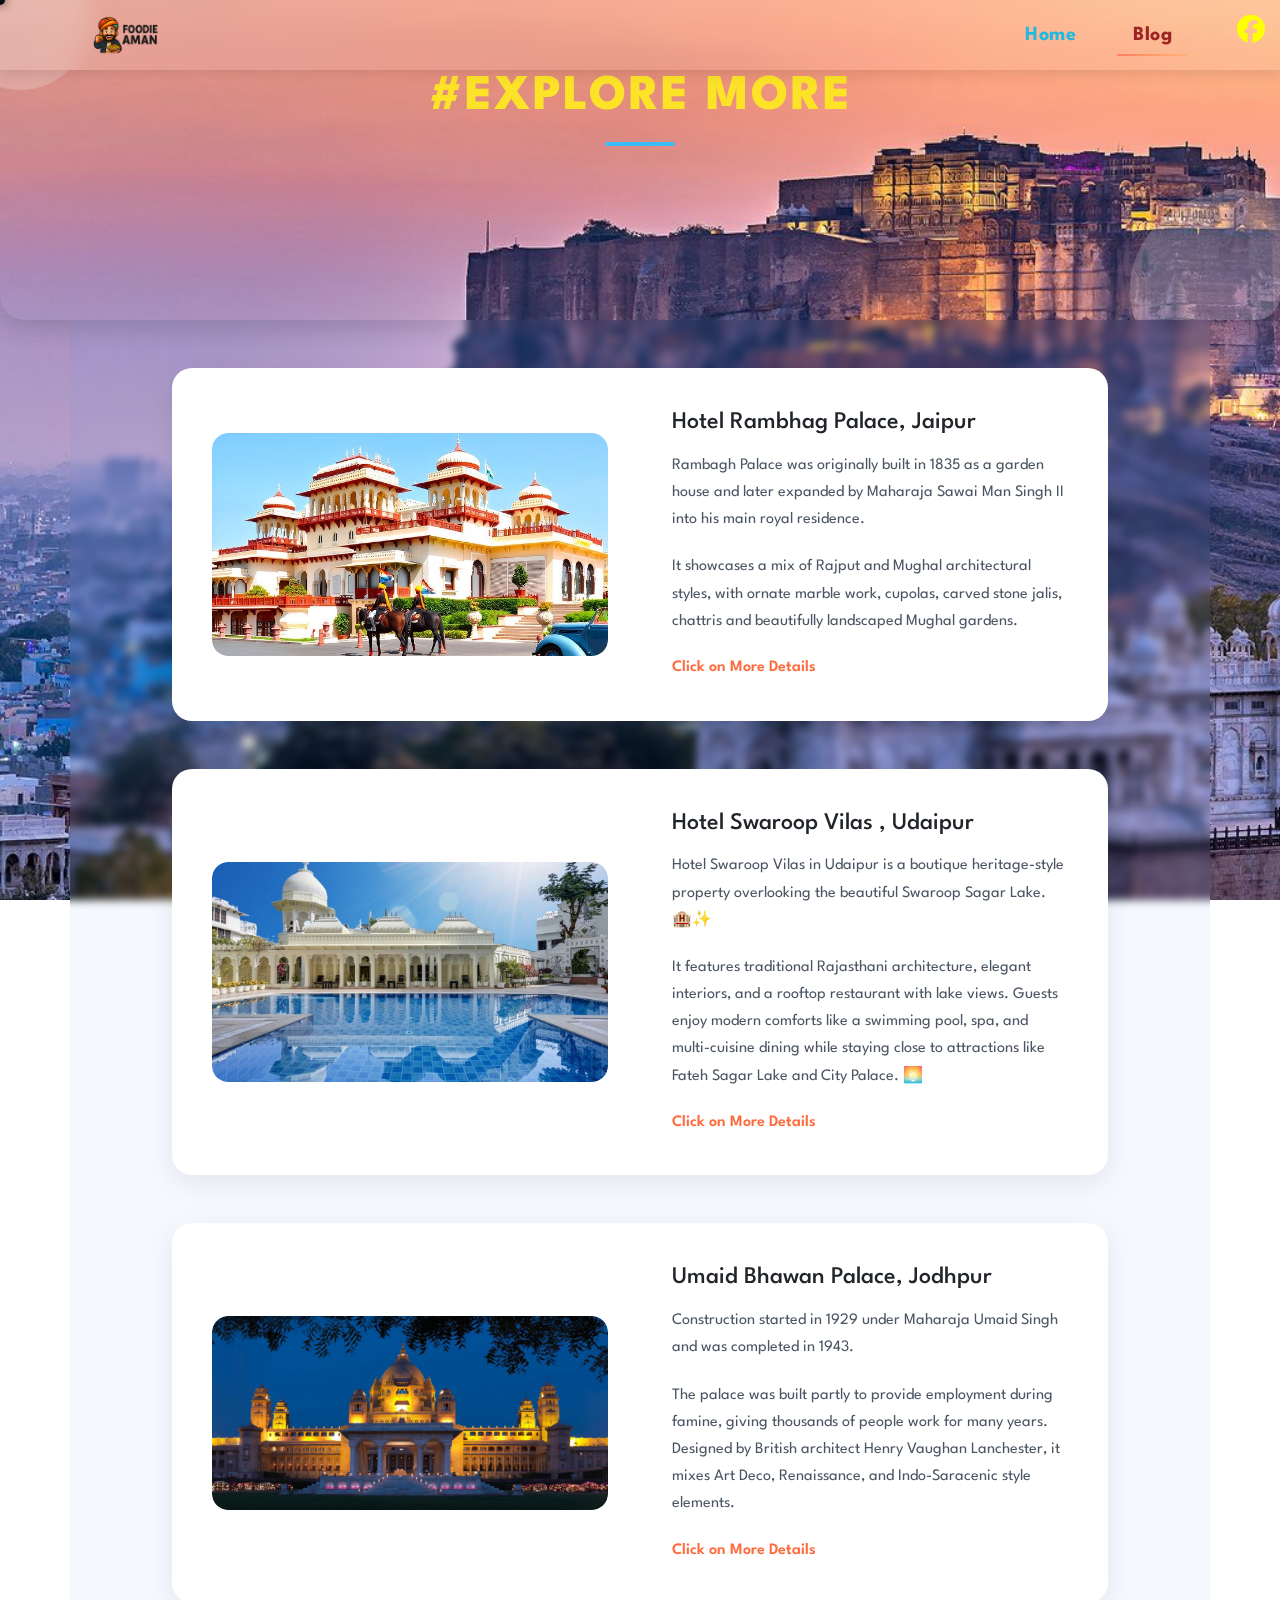
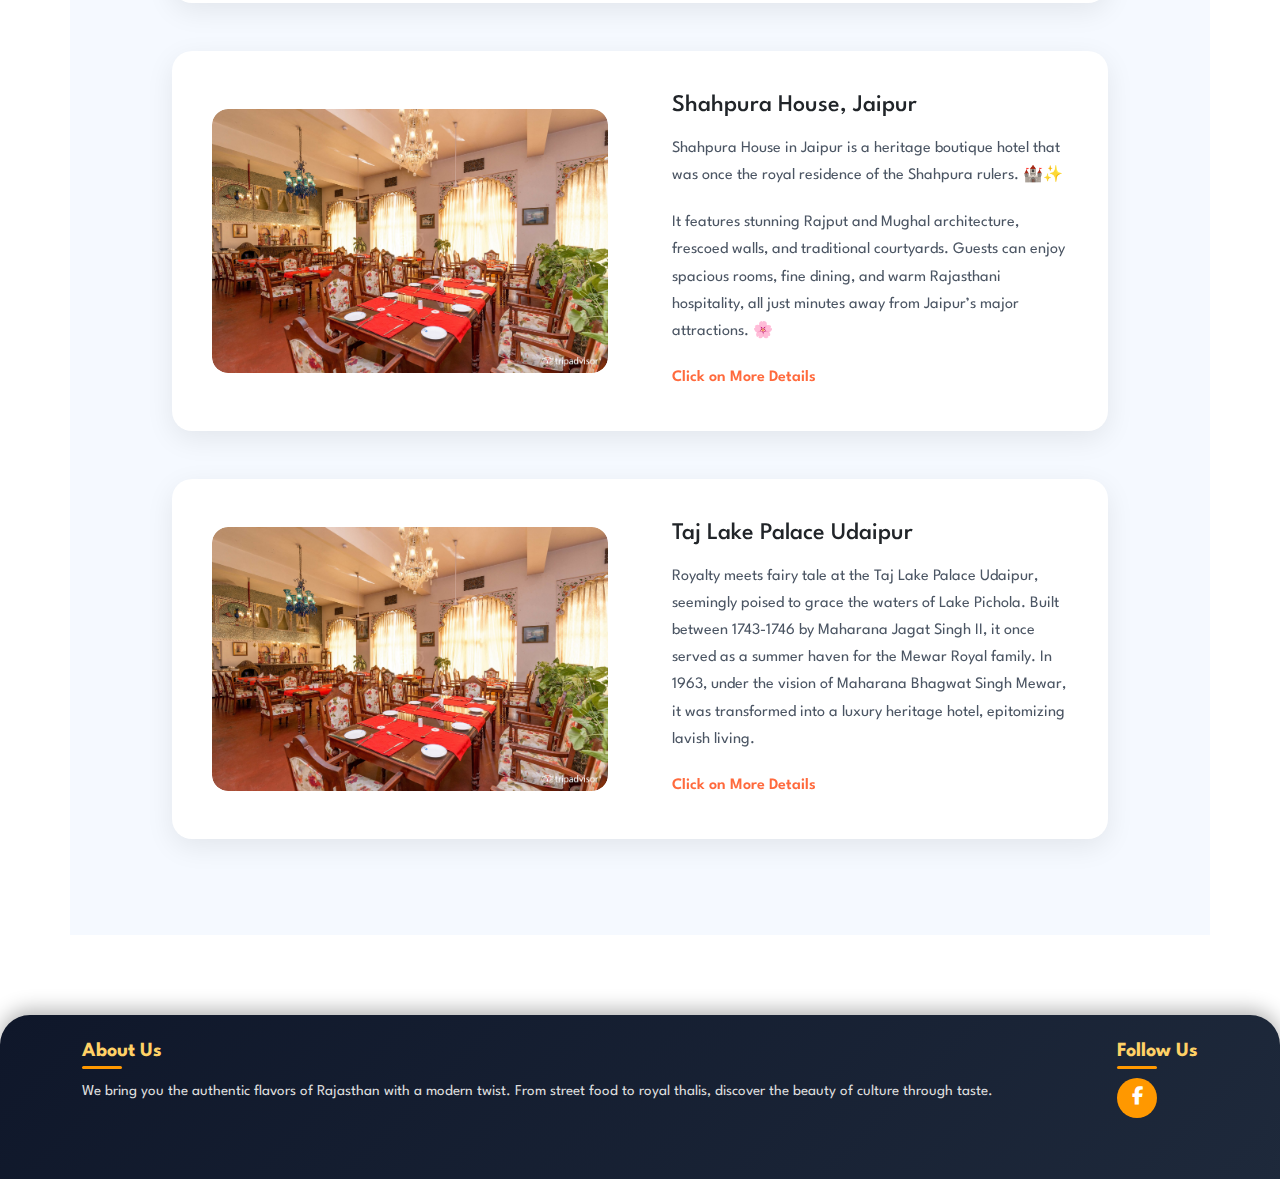
<file: blog.html>
<!DOCTYPE html>
<html lang="en">

<head>
  <meta charset="UTF-8">
  <meta http-equiv="X-UA-Compatib1e" content="IE=edge">
  <meta name="viewport" content="width=device-width, initial-scale=1.0">
  <title>Foodie Aman</title>

  <!-- Bootstrap + FontAwesome -->
  <link href="https://cdn.jsdelivr.net/npm/bootstrap@5.3.2/dist/css/bootstrap.min.css" rel="stylesheet">
  <link href="https://cdnjs.cloudflare.com/ajax/libs/font-awesome/6.4.0/css/all.min.css" rel="stylesheet">
  <link rel="stylesheet" href="style.css">
 <script async src="https://pagead2.googlesyndication.com/pagead/js/adsbygoogle.js?client=ca-pub-1243151526879078"
     crossorigin="anonymous"></script>

  <style>
    /* Cursor Dot */
    .cursor-dot {
      width: 10px;
      height: 10px;
      background: #050d0f;
      border-radius: 50%;
      position: absolute;
      pointer-events: none;
      transform: translate(-50%, -50%);
      box-shadow: 0 0 10px rgba(7, 12, 13, 0.8);
      z-index: 9999;
    }
  </style>
</head>

<body>
  <!-- Header -->
  <section class="header">
    <div class="container d-flex justify-content-between align-items-center">
      <!-- Left: Logo -->
      <a href="#" class="logo">
        <img src="img/newlogo.png" class="logo1" alt="Logo" />
      </a>

      <!-- Center: Navbar -->
      <ul class="navbar d-flex list-unstyled mb-0">
        <li><a href="index.html">Home</a></li>
        <li><a class="active" href="blog.html">Blog</a></li>
      </ul>

      <!-- Right: Facebook -->
      <a href="https://www.facebook.com/Aman.aman.khan111" class="social-link" target="_blank">
        <i class="fab fa-facebook"></i>
      </a>
    </div>
  </section>

  <!-- Hero -->
  <section id="page-header" class="blog-header text-center py-5">
    <h2 class="title">#EXPLORE MORE</h2>
    <p class="desc">
      Dive into our flavorful journey — explore unique case studies about restaurants,
      food trends, and delicious experiences that bring people together.
      Perfect for every foodie who loves to discover new tastes and dining stories.
    </p>
  </section>

  <!-- Blog Section -->
  <section id="blog" class="container py-5">
    <div class="blog-box d-flex mb-5">
      <div class="blog-img me-4">
        <img src="img/hotel1.jpg" alt="">
      </div>
      <div class="blog-details">
        <h4>Hotel Rambhag Palace, Jaipur</h4>
        <p>Rambagh Palace was originally built in 1835 as a garden house and later expanded by Maharaja Sawai
          Man Singh II into his main royal residence.</p>
        <p>It showcases a mix of Rajput and Mughal architectural styles, with ornate marble work, cupolas,
          carved stone jalis, chattris and beautifully landscaped Mughal gardens.</p>
        <a href="https://surli.cc/plfbnp">Click on More Details</a>
      </div>
    </div>

    <div class="blog-box d-flex mb-5">
      <div class="blog-img me-4">
        <img src="img/hotel22.jpg" alt="">
      </div>
      <div class="blog-details">
        <h4>Hotel Swaroop Vilas , Udaipur</h4>
        <p>Hotel Swaroop Vilas in Udaipur is a boutique heritage-style property overlooking the beautiful
          Swaroop Sagar Lake. 🏨✨</p>
        <p>It features traditional Rajasthani architecture, elegant interiors, and a rooftop restaurant with lake
          views. Guests enjoy modern comforts like a swimming pool, spa, and multi-cuisine dining while
          staying close to attractions like Fateh Sagar Lake and City Palace. 🌅</p>
        <a href="https://swaroopvilas.com/">Click on More Details</a>
      </div>
    </div>

    <div class="blog-box d-flex mb-5">
      <div class="blog-img me-4">
        <img src="img/hotel3.jpg" alt="">
      </div>
      <div class="blog-details">
        <h4>Umaid Bhawan Palace, Jodhpur</h4>
        <p>Construction started in 1929 under Maharaja Umaid Singh and was completed in 1943.</p>
        <p>The palace was built partly to provide employment during famine, giving thousands of people work for
          many years. Designed by British architect Henry Vaughan Lanchester, it mixes Art Deco, Renaissance, and
          Indo-Saracenic style elements.</p>
        <a href="https://www.tajhotels.com/en-in/hotels/umaid-bhawan-palace-jodhpur">Click on More Details</a>
      </div>
    </div>

    <div class="blog-box d-flex mb-5">
      <div class="blog-img me-4">
        <img src="img/hotel5.jpg" alt="">
      </div>
      <div class="blog-details">
        <h4>Shahpura House, Jaipur</h4>
        <p>Shahpura House in Jaipur is a heritage boutique hotel that was once the royal residence of the
          Shahpura rulers. 🏰✨</p>
        <p>It features stunning Rajput and Mughal architecture, frescoed walls, and traditional courtyards.
          Guests can enjoy spacious rooms, fine dining, and warm Rajasthani hospitality, all just minutes away
          from Jaipur’s major attractions. 🌸</p>
        <a href="https://shahpura.com/hotel/shahpura-house/">Click on More Details</a>
      </div>
    </div>

    <div class="blog-box d-flex mb-5">
      <div class="blog-img me-4">
        <img src="img/hotel5.jpg" alt="">
      </div>
      <div class="blog-details">
        <h4>Taj Lake Palace Udaipur</h4>
        <p>Royalty meets fairy tale at the Taj Lake Palace Udaipur, seemingly poised to grace the waters of Lake
          Pichola. Built between 1743-1746 by Maharana Jagat Singh II, it once served as a summer haven for the
          Mewar Royal family. In 1963, under the vision of Maharana Bhagwat Singh Mewar, it was transformed into
          a luxury heritage hotel, epitomizing lavish living.</p>
        <a href="https://www.tajhotels.com/en-in/hotels/taj-lake-palace-udaipur">Click on More Details</a>
      </div>
    </div>
  </section>

  <!-- Footer -->
  <footer class="footer bg-dark text-white py-4">
    <div class="footer-container container d-flex justify-content-between">
      <div class="footer-col">
        <h3>About Us</h3>
        <p>We bring you the authentic flavors of Rajasthan with a modern twist. From street food to royal
          thalis, discover the beauty of culture through taste.</p>
      </div>
  <div class="footer-col">
<!--         <h3>Quick Links</h3> -->
<!--         <ul class="list-unstyled">
          <li><a href="#" class="text-white">Home</a></li>
          <li><a href="#" class="text-white">Street Food</a></li>
          <li><a href="#" class="text-white">Royal Thalis</a></li>
          <li><a href="#" class="text-white">Culture</a></li>
          <li><a href="#" class="text-white">Contact</a></li>
        </ul> -->
      </div> 
      <div class="footer-col">
        <h3>Follow Us</h3>
        <div class="social-links">
          <a href="https://www.facebook.com/Aman.aman.khan111" class="text-white me-3"><i class="fab fa-facebook-f"></i></a>
<!--           <a href="#" class="text-white me-3"><i class="fab fa-instagram"></i></a>
          <a href="#" class="text-white me-3"><i class="fab fa-twitter"></i></a>
          <a href="#" class="text-white"><i class="fab fa-youtube"></i></a> -->
        </div>
      </div>
    </div>
  </footer>

  <!-- Cursor Dot -->
  <div class="cursor-dot"></div>

  <!-- JS -->
  <script>
    const cursorDot = document.querySelector(".cursor-dot");
    let mouseX = 0, mouseY = 0;
    let dotX = 0, dotY = 0;

    document.addEventListener("mousemove", (e) => {
      mouseX = e.pageX;
      mouseY = e.pageY;
    });

    function animate() {
      dotX += (mouseX - dotX) * 0.15;
      dotY += (mouseY - dotY) * 0.15;
      cursorDot.style.left = dotX + "px";
      cursorDot.style.top = dotY + "px";
      requestAnimationFrame(animate);
    }
    animate();
  </script>

</body>
</html>
</file>
<file: style.css>
@import url('https://fonts.googleapis.com/css2?family=League+Spartan:wght@100;200;500;600;700;800;900&display=swap');

* {
    margin: 0;
    padding: 0;
    box-sizing: border-box;
    font-family: 'League Spartan', sans-serif;
    scroll-behavior: smooth;

}
html, body {
  font-family: 'League Spartan', sans-serif;
  scroll-behavior: smooth;
  -webkit-font-smoothing: antialiased; /* smoother text on webkit */
  -moz-osx-font-smoothing: grayscale; /* smoother text on firefox/mac */
  overflow-x: hidden; /* prevent horizontal scrollbars */
   /* professional text color */
  line-height: 1.6;
}
html {
  scroll-padding-top: 80px; /* adjust if you have sticky header */
}
/* 🌆 Global Background Image */
body {
    background: url("img/mainbanner.jpeg") no-repeat center center fixed;
    background-size: cover;
    margin: 0;
    padding: 0;
    width: 100%;
}

.header {
    background: #fff;
    padding: 12px 40px;
    box-shadow: 0 4px 12px rgba(0, 0, 0, 0.05);
    position: sticky;
    top: 0;
    z-index: 1000;
}

.header .container {
    display: flex;
    align-items: center;
    justify-content: space-between;
}

/* Logo */
.logo1 {
    height: 50px;
    width: auto;
}

/* Navbar */
.navbar {
    list-style: none;
    display: flex;
    gap: 40px;
    margin: 0;
    padding: 0;
}

.navbar li {
    display: inline-block;
}

.navbar a {
    text-decoration: none;
    color: #333;
    font-weight: 600;
    font-size: 17px;
    letter-spacing: 0.5px;
    transition: all 0.3s;
    position: relative;
}

/* Hover underline effect */
.navbar a::after {
    content: "";
    position: absolute;
    width: 0;
    height: 2px;
    left: 0;
    bottom: -5px;
    background: #e60000;
    transition: width 0.3s ease;
}

.navbar a:hover::after,
.navbar a.active::after {
    width: 100%;
}

.navbar a:hover {
    color: #e60000;
}

/* Facebook Icon */
.social-link {
    position: absolute;
    right: 0;
    /* sticks to top-right */
    top: 0;
    font-size: 28px;
    color: yellow;
    padding: 10px 15px;
    transition: all 0.3s ease;
}

.social-link:hover {
    color: #e60000;
    transform: scale(1.2);
}

/* Responsive */
@media (max-width: 768px) {
    .navbar {
        gap: 20px;
    }

    .social-link {
        font-size: 20px;
    }
}

h6 {
    font-weight: 700;
    font-size: 12px;
}

p {
    font-size: 16px;
    color: #465b52;
    margin: 15px 0 20px 0;

}

.section-p1 {
    padding: 40px 88px;
}

.section-m1 {
    margin: 40px 0;

}




button.white {
    font-size: 13px;
    font-weight: 600;
    padding: 11px 18px;
    color: #1f1616;
    background-color: transparent;
    cursor: pointer;
    border: 1px solid #0e0d0d;
    outline: none;
    outline: none;
    transition: 0.2s;



}




/*Header Start*/

/* 🌟 Navbar */
/* 🌟 Navbar Container */
.header {
    display: flex;
    align-items: center;
    justify-content: space-between;
    padding: 10px 80px;
    position: fixed;
    /* sticks on scroll */
    top: 0;
    left: 0;
    width: 100%;
    z-index: 999;
    background: rgba(255, 255, 255, 0.1);
    /* transparent glass */
    backdrop-filter: blur(12px);
    /* frosted glass */
    box-shadow: 0 4px 12px rgba(0, 0, 0, 0.1);
    transition: all 0.4s ease;
}

/* Logo Styling */
.header .logo1 img {
    height: 10px;
    width: 10px;
    object-fit: contain;
    cursor: pointer;
    transition: transform 0.3s ease;
}

.header .logo1 img:hover {
    transform: scale(1.1);
    /* zoom effect */
}

/* Navbar Links */
.navbar {
    display: flex;
    align-items: center;
    gap: 25px;
    list-style: none;
}

.navbar li a {
  text-decoration: none;
  font-size: 20px;
  font-weight: 700;
  color: #20bae0;
  padding: 8px 16px;
  position: relative;
  transition: color 0.3s ease, transform 0.3s ease;
}

/* Hover + Active Effects */
.navbar li a:hover,
.navbar li a.active {
  color: #9d2424;
  transform: translateY(-2px);
}

.navbar li a::after {
    content: "";
    position: absolute;
    left: 0;
    bottom: -4px;
    width: 0;
    height: 2px;
    background: linear-gradient(90deg, #ff7e5f, #feb47b);
    transition: width 0.3s ease;
    border-radius: 2px;
}

.navbar li a:hover::after,
.navbar li a.active::after {
    width: 100%;
}

/* Sticky Navbar Background on Scroll */
.header.scrolled {
    background: rgba(15, 23, 42, 0.85);
    /* dark glass on scroll */
    padding: 14px 60px;
    box-shadow: 0 4px 20px rgba(0, 0, 0, 0.2);
}

/* Mobile Menu */
#mobile {
    display: none;
    align-items: center;
    cursor: pointer;
}

#mobile i {
    font-size: 26px;
    color: #fff;
}



/* Logo Styling */



/* Responsive */
@media (max-width: 900px) {
    #navbar {
        position: fixed;
        top: 0;
        right: -100%;
        height: 100vh;
        width: 280px;
        background: rgba(15, 23, 42, 0.95);
        backdrop-filter: blur(10px);
        flex-direction: column;
        align-items: center;
        justify-content: center;
        gap: 30px;
        transition: right 0.4s ease;
        box-shadow: -2px 0 20px rgba(0, 0, 0, 0.3);
    }

    #navbar.active {
        right: 0;
    }

    #navbar li a {
        font-size: 18px;
    }

    #mobile {
        display: flex;
    }

    #close {
        display: block;
    }
}



/* Home page */
/* Hero Section Styling */
#hero {
    position: relative;
    min-height: 100vh;
    display: flex;
    flex-direction: column;
    justify-content: center;
    align-items: center;
    text-align: center;
    padding: 60px 20px;
    color: #fff;
    /* background: url("img/hero3.jpg") no-repeat center center/cover; */
    overflow: hidden;
}

/* Dark overlay for readability */
#hero::before {
    content: "";
    position: absolute;
    inset: 0;
    background: rgba(0, 0, 0, 0.55);
    z-index: 1;
}

/* Content above overlay */
#hero * {
    position: relative;
    z-index: 2;
}

/* Headings & Text */
.hs {
    font-size: 80px;
    font-weight: 500;
    font-weight: 600;
    letter-spacing: 2px;
    text-transform: uppercase;
    color: #ffb347;
    margin-bottom: 10px;
    animation: fadeInDown 1s ease-in-out;
}

.hc {
    font-size: 60px;
    font-weight: 600;
    margin: 10px 0;
    color: #f9f9f9;
    animation: fadeInUp 1.2s ease-in-out;
}

.hh {
    font-size: 40px;
    font-weight: 800;
    background: linear-gradient(45deg, #b2acac, #dd870e);
    -webkit-background-clip: text;
    -webkit-text-fill-color: transparent;
    margin: 15px 0;
    animation: fadeInUp 1.5s ease-in-out;
}

.hp {
    font-size: 25px;
    font-weight: 400;
    max-width: 600px;
    margin: 20px auto;
    color: #e6e6e6;
    animation: fadeIn 2s ease-in-out;
}

/* Button */
#hero button {
    padding: 30px 30px;
    background: linear-gradient(45deg, #ff4c29, #ffb347);
    border: none;
    border-radius: 50px;
    font-size: 25px;
    font-weight: 600;
    color: #fff;
    cursor: pointer;
    box-shadow: 0 6px 20px rgba(255, 76, 41, 0.4);
    transition: all 0.3s ease;
    animation: fadeInUp 2.2s ease-in-out;
}

#hero button:hover {
    transform: translateY(-3px) scale(1.05);
    box-shadow: 0 8px 25px rgba(255, 76, 41, 0.6);
}

/* Animations */
@keyframes fadeIn {
    from {
        opacity: 0;
    }

    to {
        opacity: 1;
    }
}

@keyframes fadeInUp {
    from {
        opacity: 0;
        transform: translateY(30px);
    }

    to {
        opacity: 1;
        transform: translateY(0);
    }
}

@keyframes fadeInDown {
    from {
        opacity: 0;
        transform: translateY(-30px);
    }

    to {
        opacity: 1;
        transform: translateY(0);
    }
}

/* Responsive */
@media (max-width: 768px) {
    .hc {
        font-size: 1.8rem;
    }

    .hh {
        font-size: 2.4rem;
    }

    .hp {
        font-size: 1rem;
    }

    #hero button {
        font-size: 14px;
        padding: 12px 25px;
    }
}

.stats-section {
    text-align: center;
    padding: 80px 20px;
    position: relative;
    text-align: center;
    padding: 80px 20px;
    overflow: hidden; /* ensures blur background stays inside */
    z-index: 1;
}
.stats-section::before {
   content: "";
    position: absolute;
    top: 0; left: 0; right: 0; bottom: 0;
    /* background: url('img/main6.jpg') no-repeat center center/cover; */
    filter: blur(6px);
    transform: scale(1.1); /* prevent edges from showing */
    z-index: -1;
  }

  .stats-section::after {
      content: "";
    position: absolute;
    top: 0; left: 0; right: 0; bottom: 0;
    background: rgba(255, 255, 255, 0.6); 
    z-index: -1;
  }

.stats-section h2 {
    color: #111;
    font-weight: 800;
    margin-bottom: 48px;
    font-size: 40px;
    position: relative;
    z-index: 2; /* keep content above */
}

.stat-box {
    position: relative;
    width: 200px;
    height: 200px;
    margin: auto;
    border-radius: 50%;
    display: flex;
    align-items: center;
    justify-content: center;
    flex-direction: column;
    background: transparent; /* Transparent background */
    box-shadow: 0 10px 30px rgba(20, 20, 20, 0.06);
    transition: transform .28s cubic-bezier(.2, .9, .3, 1), box-shadow .28s;
    cursor: default;
    z-index: 2; /* stats */
}

.stat-box:hover {
    transform: translateY(-10px) scale(1.04);
    box-shadow: 0 18px 40px rgba(20, 20, 20, 0.09);
}

.progress-ring {
    position: absolute;
    inset: -12px;
    width: calc(100% + 24px);
    height: calc(100% + 24px);
    border-radius: 50%;
    background: conic-gradient(#e60000 0deg, #eee 0deg 360deg);
    -webkit-mask: radial-gradient(farthest-side, transparent calc(100% - 14px), black 0);
            mask: radial-gradient(farthest-side, transparent calc(100% - 14px), black 0);
    transition: filter .3s;
    pointer-events: none;
}

.stat-inner {
    position: relative;
    z-index: 2;
    text-align: center;
}

.stat-inner i {
    font-size: 36px;
    margin-bottom: 8px;
    color: #222;
}

.stat-number {
    color: #e60000;
    font-weight: 800;
    font-size: 22px;
    line-height: 1;
    margin-bottom: 6px;
}

.stat-label {
    font-size: 12px;
    text-transform: uppercase;
    letter-spacing: 1px;
    color: #444;
    font-weight: 700;
}

@media (max-width:700px) {
    .stat-box {
        width: 160px;
        height: 160px
    }

    .progress-ring {
        inset: -10px
    }

    .stat-inner i {
        font-size: 30px
    }
}

/* ==========================
   Feature Section
========================== */
#feature2 {
    position: relative;
    display: grid;
    grid-template-columns: repeat(auto-fit, minmax(230px, 1fr));
    gap: 35px;
    justify-content: center;
    align-items: center;
    padding: 70px 25px;
    overflow: hidden;
    /* keep blur contained */
    z-index: 1;
}

/* Blurred background image */
#feature2::before {
    content: "";
    position: absolute;
    top: 0;
    left: 0;
    width: 100%;
    height: 100%;
    /* background: url("img/bg01.jpg") no-repeat center center/cover; */
    filter: blur(10px);
    transform: scale(1.1);
    /* prevents blur edge cutoff */
    z-index: -2;
}

/* Gradient overlay for depth */
#feature2::after {
    content: "";
    position: absolute;
    top: 0;
    left: 0;
    width: 100%;
    height: 100%;
    background: linear-gradient(135deg, rgba(48, 85, 140, 0.55), rgba(230, 236, 245, 0.55));
    z-index: -1;
}

/* ==========================
   Feature Card (Glassmorphism)
========================== */
#feature2 .fe-box {
    background: rgba(255, 255, 255, 0.2);
    /* glass effect */
    border-radius: 18px;
    padding: 30px 20px;
    text-align: center;
    box-shadow: 0 6px 20px rgba(0, 0, 0, 0.15);
    transition: all 0.35s ease;
    cursor: pointer;
    border: 1px solid rgba(23, 19, 19, 0.3);
    position: relative;
    overflow: hidden;
    backdrop-filter: blur(15px);
    /* frosted glass */
    -webkit-backdrop-filter: blur(15px);
}

/* Hover Animation */
#feature2 .fe-box:hover {
    transform: translateY(-10px) scale(1.05);
    box-shadow: 0 12px 28px rgba(0, 0, 0, 0.35);
}

/* Feature Images */
#feature2 .fe-box img {
    width: 95px;
    height: auto;
    margin-bottom: 18px;
    transition: transform 0.35s ease;
}

/* Hover effect on image */
#feature2 .fe-box:hover img {
    transform: rotate(10deg) scale(1.1);
}

/* Feature Titles */
#feature2 .fe-box h6 {
    font-size: 1.2rem;
    font-weight: 700;
    margin-top: 12px;
    background: linear-gradient(45deg, #111, #444);
    -webkit-background-clip: text;
    -webkit-text-fill-color: transparent;
    transition: all 0.35s ease;
}

/* Hover effect on text */
#feature2 .fe-box:hover h6 {
    letter-spacing: 1px;
    text-shadow: 0px 3px 6px rgba(255, 76, 41, 0.3);
}

/* ==========================
   Responsive Design
========================== */
@media (max-width: 768px) {
    #feature2 {
        grid-template-columns: repeat(auto-fit, minmax(170px, 1fr));
        gap: 20px;
        padding: 40px 15px;
    }

    #feature2 .fe-box img {
        width: 75px;
    }

    #feature2 .fe-box h6 {
        font-size: 1rem;
    }
}



/* Product Section */

/* Section Title */
#product1 .t1 {
    font-size: 3rem;
    font-weight: 800;
    letter-spacing: 2px;
    text-transform: uppercase;
    background: linear-gradient(90deg, #121212, #383835, #cfd917);
    -webkit-background-clip: text;
    -webkit-text-fill-color: transparent;
    text-align: center;
    margin-bottom: 15px;
    position: relative;
    display: inline-block;
    animation: fadeSlideIn 1.2s ease forwards;
}

/* Glow underline effect */
#product1 .t1::after {
    content: "";
    display: block;
    width: 60%;
    height: 4px;
    margin: 10px auto 0;
    background: linear-gradient(90deg, #0a0c0c, #0f0d0e, #30558c);
    border-radius: 2px;
    animation: glowPulse 2s infinite alternate;
}

/* Section Subtitle */
#product1 .t2 {
    font-size: 1.3rem;
    font-weight: 500;
    color: #f1f1f1;
    text-align: center;
    margin-top: 8px;
    line-height: 1.6;
    opacity: 0.9;
    letter-spacing: 0.5px;
    animation: fadeIn 1.5s ease forwards;
}

/* Animations */
@keyframes fadeSlideIn {
    0% {
        opacity: 0;
        transform: translateY(-20px);
    }

    100% {
        opacity: 1;
        transform: translateY(0);
    }
}

@keyframes fadeIn {
    0% {
        opacity: 0;
        transform: translateY(20px);
    }

    100% {
        opacity: 1;
        transform: translateY(0);
    }
}

@keyframes glowPulse {
    0% {
        opacity: 0.6;
    }

    100% {
        opacity: 1;
    }
}

#product1 {
    position: relative;
    text-align: center;
    padding: 60px 20px;
    /* background: linear-gradient(135deg, rgba(48, 85, 140, 0.85), rgba(230, 236, 245, 0.85)); */
    min-height: 100vh;
    overflow: hidden;
    /* to hide blur overflow */
}

/* Background Image with Blur */
#product1::before {
    content: "";
    position: absolute;
    top: 0;
    left: 0;
    width: 100%;
    height: 100%;
    /* background: url("img/main6.jpg") no-repeat center center/cover; */
    filter: blur(8px);
    /* adjust blur level */
    z-index: -1;
    /* push behind content */
    opacity: 0.7;
    /* slight transparency */
}


/* Container for Products */
#product1 .pro-container {
    display: grid;
    grid-template-columns: repeat(4, 1fr);
    /* 4 products per row */
    gap: 30px;
    justify-items: center;
    margin-top: 40px;
}

/* Single Product Card */
#product1 .pro {
    width: 260px;
    min-width: 240px;
    padding: 0px;
    border: 1px solid #030303;
    border-radius: 20px;
    cursor: pointer;
    background: #1a1717;
    box-shadow: 0 6px 20px rgba(0, 0, 0, 0.08);
    transition: all 0.35s ease;
    position: relative;
    overflow: hidden;
}

/* Hover Effect - Lift + Shadow */
#product1 .pro:hover {
    transform: translateY(-8px) scale(1.02);
    box-shadow: 0 12px 30px rgba(0, 0, 0, 0.12);
}

/* Product Image */
#product1 .pro img {
    width: 100%;
    height: 400px;
    /* Fixed height */
    object-fit: cover;
    /* Crop image nicely */
    border-radius: 12px;
    transition: transform 0.3s ease;
}

/* Zoom on Hover */
#product1 .pro:hover img {
    transform: scale(1.05);
}

/* Product Title */
#product1 .pro .des h4 {
    margin-top: 12px;
    font-size: 16px;
    font-weight: 700;
    color: #222;
    transition: color 0.3s ease;
}

/* Change color on hover */
#product1 .pro:hover .des h4 {
    color: #ff5722;
}

/* Details Button */
.details-btn {
    position: absolute;
    bottom: -50px;
    left: 50%;
    transform: translateX(-50%);
    background: linear-gradient(135deg, #ff512f, #dd2476);
    color: #fff;
    border: none;
    padding: 12px 22px;
    border-radius: 50px;
    font-size: 14px;
    font-weight: 600;
    cursor: pointer;
    opacity: 0;
    transition: all 0.4s ease;
    box-shadow: 0 5px 15px rgba(221, 36, 118, 0.4);
}

/* Button Slide-in on Hover */
.pro:hover .details-btn {
    opacity: 1;
    bottom: 20px;
}

/* Button Hover Glow */
.details-btn:hover {
    transform: scale(1.05);
    box-shadow: 0 8px 20px rgba(221, 36, 118, 0.6);
}

/* Responsive Layout */
@media (max-width: 992px) {
    #product1 .pro-container {
        grid-template-columns: repeat(2, 1fr);
        /* 2 per row on tablet */
    }
}

@media (max-width: 576px) {
    #product1 .pro-container {
        grid-template-columns: 1fr;
        /* 1 per row on mobile */
    }
}


/* 🌟 Banner Section */
.banner {
    position: relative;
    display: flex;
    justify-content: center;
    align-items: center;
    text-align: center;
    height: 60vh;
    /* background: url("img/main5.jpg") no-repeat center/cover; */
    border-radius: px;
    overflow: hidden;
    padding: 20px;
}

/* Dark Overlay for Readability */
.banner::after {
    content: "";
    position: absolute;
    inset: 0;
    background: rgba(0, 0, 0, 0.45);
    z-index: 1;
}

/* Content */
.banner-content {
    position: relative;
    z-index: 2;
    color: #fff;
    max-width: 900px;
    padding: 20px;
}

/* Tagline */
.banner .tagline {
    font-size: 25px;
    font-weight: 500;
    text-transform: uppercase;
    letter-spacing: 2px;
    margin-bottom: 10px;
    color: #ffd369;
    animation: fadeDown 1.2s ease-in-out;
}

/* Main Heading */
.banner h2 {
    font-size: 40px;
    font-weight: 700;
    line-height: 1.3;
    margin: 15px 0;
    animation: fadeUp 1.2s ease-in-out;
}

.banner h2 span {
    color: #ff4d4d;
    font-weight: 800;
}

/* Subline */
.banner .subline {
    font-size: 18px;
    margin-bottom: 25px;
    opacity: 0.9;
    animation: fadeUp 1.5s ease-in-out;
    color: #d4d5dc;
}

/* Modern Button */
.explore-btn {
    padding: 12px 30px;
    font-size: 16px;
    font-weight: 600;
    border-radius: 50px;
    border: none;
    background: linear-gradient(135deg, #ff4d4d, #ff9966);
    color: #fff;
    cursor: pointer;
    transition: all 0.4s ease-in-out;
    box-shadow: 0px 4px 15px rgba(0, 0, 0, 0.25);
    animation: fadeUp 1.8s ease-in-out;
}

.explore-btn:hover {
    background: linear-gradient(135deg, #ff9966, #ff4d4d);
    transform: translateY(-3px) scale(1.05);
    box-shadow: 0px 6px 20px rgba(0, 0, 0, 0.35);
}

/* ✨ Animations */
@keyframes fadeUp {
    from {
        opacity: 0;
        transform: translateY(20px);
    }

    to {
        opacity: 1;
        transform: translateY(0);
    }
}

@keyframes fadeDown {
    from {
        opacity: 0;
        transform: translateY(-20px);
    }

    to {
        opacity: 1;
        transform: translateY(0);
    }
}

/* 📱 Responsive Design */
@media (max-width: 768px) {
    .banner {
        height: 50vh;
    }

    .banner h2 {
        font-size: 28px;
    }

    .banner .subline {
        font-size: 16px;
    }

    .explore-btn {
        padding: 10px 24px;
        font-size: 15px;
    }
}

/* 🌟 Rajasthan Food & Culture Banners */
.main-banner {
    background-image: linear-gradient(rgba(204, 93, 17, 0.6), rgba(0, 0, 0, 0.6)) 
    background-repeat: no-repeat;
    background-size: cover;
    /* makes image cover full section */
    background-position: center;
    /* centers image */
    background-attachment: fixed;
    /* (optional) parallax effect */
}

.s1-banner {
    display: flex;
    justify-content: space-between;
    flex-wrap: wrap;
    gap: 25px;
    margin: 60px auto;
    padding: 0 20px;
}

.s1-banner .banner-box {
    flex: 1 1 45%;
    min-height: 50vh;
    display: flex;
    flex-direction: column;
    justify-content: center;
    align-items: flex-start;
    padding: 40px;
    border-radius: 18px;
    background-size: cover;
    background-position: center;
    color: #fff;
    position: relative;
    overflow: hidden;
    box-shadow: 0 8px 25px rgba(0, 0, 0, 0.25);
    transition: all 0.4s ease;
}

/* Default Banner Backgrounds */
.s1-banner .banner-box:nth-child(1) {
    background-image: linear-gradient(rgba(204, 93, 17, 0.6), rgba(0, 0, 0, 0.6)), url("img/kc.jpg");
}

.s1-banner .banner-box:nth-child(2) {
    background-image: linear-gradient(rgba(158, 19, 19, 0.6), rgba(0, 0, 0, 0.6)), url("img/th1.jpg");
}

/* Hover Glow Effect */
.s1-banner .banner-box:hover {
    transform: translateY(-12px) scale(1.02);
    box-shadow: 0 12px 35px rgba(0, 0, 0, 0.35);
}

/* Banner Content Styling */
.s1-banner h4 {
    font-size: 20px;
    font-weight: 600;
    color: #ffd166;
    /* golden yellow */
    margin-bottom: 12px;
    text-transform: uppercase;
    letter-spacing: 1px;
}

.s1-banner h2 {
    font-size: 32px;
    font-weight: 800;
    margin: 10px 0;
    line-height: 1.3;
    background: linear-gradient(45deg, #ffdd00, #ff5722, #ff0000);
    -webkit-background-clip: text;
    -webkit-text-fill-color: transparent;
}

.s1-banner span {
    font-size: 16px;
    font-weight: 400;
    color: #eee;
    margin-bottom: 20px;
    display: block;
}

.s1-banner button.white {
    background: #fff;
    color: #c21807;
    padding: 12px 28px;
    border: none;
    border-radius: 25px;
    font-size: 15px;
    font-weight: bold;
    cursor: pointer;
    transition: all 0.35s ease;
}

.s1-banner button.white:hover {
    background: #ff9800;
    color: #fff;
}

/* 🌟 Banner3 Section */
#banner3 {
    display: flex;
    justify-content: space-between;
    flex-wrap: wrap;
    gap: 25px;
    margin: 80px auto;
    padding: 0 30px;
}

#banner3 .banner-box {
    flex: 1 1 30%;
    min-height: 30vh;
    display: flex;
    flex-direction: column;
    justify-content: center;
    padding: 30px;
    border-radius: 15px;
    color: #fff;
    background-size: cover;
    background-position: center;
    position: relative;
    overflow: hidden;
    box-shadow: 0 6px 20px rgba(0, 0, 0, 0.25);
    transition: all 0.35s ease;
}

#banner3 .banner-box:nth-child(1) {
    background-image: linear-gradient(rgba(255, 87, 34, 0.6), rgba(0, 0, 0, 0.6)), url("img/db.jpg");
}

#banner3 .banner-box:nth-child(2) {
    background-image: linear-gradient(rgba(158, 19, 19, 0.6), rgba(0, 0, 0, 0.6)), url("img/cl.jpg");
}

#banner3 .banner-box:nth-child(3) {
    background-image: linear-gradient(rgba(212, 175, 55, 0.6), rgba(0, 0, 0, 0.6)), url("img/gh.jpg");
}

/* Hover Effect */
#banner3 .banner-box:hover {
    transform: translateY(-10px);
    box-shadow: 0 12px 28px rgba(0, 0, 0, 0.35);
}

/* Text Styling */
#banner3 h2 {
    font-size: 22px;
    font-weight: 800;
    margin-bottom: 8px;
    text-transform: uppercase;
}

#banner3 h3 {
    font-size: 16px;
    font-weight: 600;
    color: #ffd166;
}

/* 🌟 Newsletter Section */
/* 🌟 Footer Section */
.footer {
    background: linear-gradient(135deg, #0f172a, #1e293b);
    color: #fff;
    padding: 60px 20px 20px;
    margin-top: 80px;
    border-top-left-radius: 30px;
    border-top-right-radius: 30px;
    box-shadow: 0 -5px 20px rgba(0, 0, 0, 0.3);
}

.footer-container {
    display: grid;
    grid-template-columns: repeat(auto-fit, minmax(220px, 1fr));
    gap: 40px;
    margin-bottom: 30px;
}

.footer h3 {
    font-size: 20px;
    margin-bottom: 15px;
    font-weight: 700;
    color: #ffd166;
    position: relative;
}

.footer h3::after {
    content: "";
    width: 40px;
    height: 3px;
    background: #ff9800;
    position: absolute;
    left: 0;
    bottom: -6px;
    border-radius: 2px;
}

.footer p,
.footer ul li a {
    font-size: 15px;
    line-height: 1.8;
    color: #ddd;
    transition: color 0.3s ease;
}

.footer ul {
    list-style: none;
    padding: 0;
}

.footer ul li {
    margin-bottom: 10px;
}

.footer ul li a:hover {
    color: #ffd166;
}

/* Social Links */
.social-links a {
    display: inline-block;
    width: 40px;
    height: 40px;
    background: #ff9800;
    color: #fff;
    text-align: center;
    line-height: 40px;
    border-radius: 50%;
    margin-right: 10px;
    font-size: 18px;
    transition: all 0.3s ease;
}

.social-links a:hover {
    background: #ffd166;
    color: #c21807;
    transform: translateY(-5px);
}

/* Copyright */
.copyright {
    text-align: center;
    border-top: 1px solid rgba(255, 255, 255, 0.2);
    padding-top: 15px;
    font-size: 14px;
    color: #aaa;
}

/* Responsive */
@media (max-width: 768px) {
    .footer-container {
        grid-template-columns: 1fr;
        text-align: center;
    }

    .footer h3::after {
        left: 50%;
        transform: translateX(-50%);
    }

    .social-links {
        justify-content: center;
    }
}


/* =====================================blog page============================================ */

/* Blog page */

#page-header.blog-header {
  background: linear-gradient(),
              url("img/mainbanner.jpeg") center/cover no-repeat;
  min-height: 320px;
  display: flex;
  flex-direction: column;
  align-items: center;
  justify-content: center;
  color: #fff;
  text-align: center;
  position: relative;
  border-radius: 0 0 24px 24px;
  box-shadow: 0 6px 24px rgba(0,0,0,0.15);
  overflow: hidden;
  padding: 40px 20px;
}

/* Floating gradient circles */
#page-header.blog-header::before,
#page-header.blog-header::after {
  content: "";
  position: absolute;
  border-radius: 50%;
  background: rgba(255,255,255,0.2);
  animation: float 6s infinite ease-in-out alternate;
  z-index: 0;
}

#page-header.blog-header::before {
  width: 140px;
  height: 140px;
  top: -50px;
  left: -50px;
}

#page-header.blog-header::after {
  width: 220px;
  height: 200px;
  bottom: -70px;
  right: -70px;
  animation-delay: 2s;
}

/* Title */
#page-header.blog-header .title {
  font-size: 50px;
  font-weight: 800;
  letter-spacing: 2px;
  margin-bottom: 4px;
  color: #fce328;
  text-transform: uppercase;
  position: relative;
  z-index: 1;
}

#page-header.blog-header .title::after {
  content: "";
  display: block;
  width: 70px;
  height: 4px;
  background: #38bdf8;
  margin: 15px auto 0;
  border-radius: 2px;
}

/* Description */
#page-header.blog-header .desc {
  font-size: 1.2rem;
  line-height: 1.8;
  max-width: 720px;
  margin: 0 auto;
  color: #e0f2fe;
  opacity: 0;
  animation: fadeIn 1.5s ease forwards 0.5s;
  z-index: 1;
}

/* Blog Section */
#blog {
  padding: 100px 8%;
  background: rgba(59, 130, 246, 0.05);
  backdrop-filter: blur(4px);
}
/* Blog Box Layout */
#blog .blog-box {
  display: flex;
  align-items: center;
  gap: 40px;
  width: 100%;
  position: relative;
  margin-bottom: 80px;
  padding: 40px;
  border-radius: 20px;
  background: #fff;
  box-shadow: 0 8px 28px rgba(0,0,0,0.08);
  transition: transform 0.35s ease, box-shadow 0.35s ease;
}

#blog .blog-box:hover {
  transform: translateY(-8px);
  box-shadow: 0 14px 36px rgba(0,0,0,0.12);
}

/* Blog Image */
#blog .blog-img {
  flex: 1;
  border-radius: 16px;
  overflow: hidden;
}

#blog img {
  width: 100%;
  height: 100%;
  max-height: 340px;
  object-fit: cover;
  border-radius: 16px;
  transition: transform 0.5s ease;
}

#blog img:hover {
  transform: scale(1.07);
}

/* Blog Details */
#blog .blog-details {
  flex: 1;
}

#blog .blog-details h2 {
  font-size: 2rem;
  color: #1f2937;
  margin-bottom: 14px;
  font-weight: 700;
  line-height: 1.3;
}

#blog .blog-details p {
  font-size: 1rem;
  color: #4b5563;
  line-height: 1.7;
  margin-bottom: 20px;
}

#blog .blog-details a {
  display: inline-block;
  font-size: 1rem;
  font-weight: 600;
  color: #ff6a3d;
  text-decoration: none;
  position: relative;
  transition: color 0.3s ease;
}

#blog .blog-details a::after {
  content: "";
  width: 0;
  height: 2px;
  background: #ff6a3d;
  position: absolute;
  left: 0;
  bottom: -4px;
  transition: width 0.3s ease;
}

#blog .blog-details a:hover::after {
  width: 100%;
}

/* Large Faded Heading in Background */
#blog .blog-box h1 {
  position: absolute;
  top: -50px;
  left: 20px;
  font-size: 64px;
  font-weight: 900;
  color: rgba(220, 220, 220, 0.25);
  z-index: -1;
  pointer-events: none;
}

/* ✨ Animations */
@keyframes float {
  from { transform: translateY(0px); }
  to { transform: translateY(20px); }
}

@keyframes fadeIn {
  to { opacity: 1; }
}

/* Responsive */
@media (max-width: 992px) {
  #blog .blog-box {
    flex-direction: column;
    text-align: center;
    gap: 20px;
    padding: 30px;
  }

  #blog .blog-box h1 {
    font-size: 42px;
    top: -30px;
    left: 10px;
  }

  #page-header.blog-header .title {
    font-size: 2.2rem;
  }

  #page-header.blog-header .desc {
    font-size: 1rem;
  }
}

.cursor-dot {
      width: 10px;
      height: 10px;
      background: #010a0c; /* Brand color */
      border-radius: 50%;
      position: absolute;
      pointer-events: none;
      transform: translate(-50%, -50%);
      transition: transform 0.15s ease-out; /* smooth lag */
      box-shadow: 0 0 15px rgba(1, 8, 9, 0.8);
    }


/* ========================================================ABOUT PAGE======================================================== */
/* About page */
</file>
